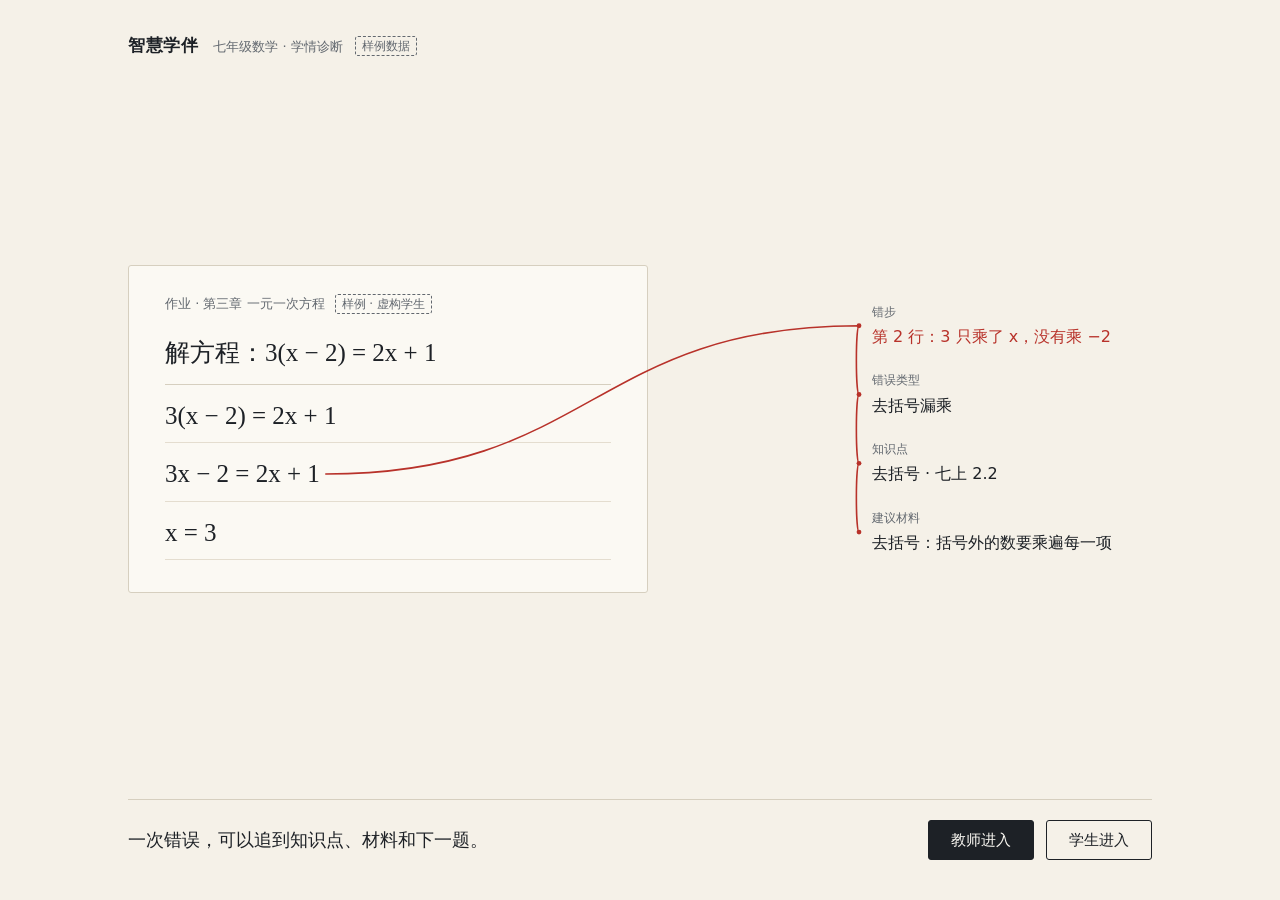
<file: demo/index.html>
<!doctype html>
<html lang="zh-CN">
<head>
  <meta charset="utf-8">
  <meta name="viewport" content="width=device-width, initial-scale=1">
  <title>智慧学伴 · 演示（样例数据）</title>
  <link rel="stylesheet" href="styles.css">
</head>
<body>
  <a class="skip" href="#main">跳到主要内容</a>

  <!-- 入口：一张作业、一道错例、一条批改痕迹 -->
  <section id="entry" class="entry" aria-labelledby="entry-title" hidden>
    <header class="entry-head">
      <p class="wordmark">智慧学伴 <span class="wordmark-sub">七年级数学 · 学情诊断</span></p>
      <span class="tag-sample">样例数据</span>
    </header>

    <div class="entry-body">
      <div class="sheet" id="sheet">
        <p class="sheet-meta">作业 · 第三章 一元一次方程 <span class="tag-sample">样例 · 虚构学生</span></p>
        <h1 id="entry-title" class="visually-hidden">一次错误，可以追到知识点、材料和下一题</h1>
        <p class="hand hand-stem">解方程：3(x − 2) = 2x + 1</p>
        <ol class="hand hand-steps">
          <li>3(x − 2) = 2x + 1</li>
          <li><span id="wrong-step">3x − 2 = 2x + 1</span></li>
          <li>x = 3</li>
        </ol>
      </div>

      <ol class="notes" aria-label="批改痕迹">
        <li class="note" data-n="1"><span class="note-k">错步</span><span class="note-v">第 2 行：3 只乘了 x，没有乘 −2</span></li>
        <li class="note" data-n="2"><span class="note-k">错误类型</span><span class="note-v">去括号漏乘</span></li>
        <li class="note" data-n="3"><span class="note-k">知识点</span><span class="note-v">去括号 · 七上 2.2</span></li>
        <li class="note" data-n="4"><span class="note-k">建议材料</span><span class="note-v">去括号：括号外的数要乘遍每一项</span></li>
      </ol>
      <svg class="trace" id="trace" aria-hidden="true"></svg>
    </div>

    <footer class="entry-foot">
      <p class="entry-claim">一次错误，可以追到知识点、材料和下一题。</p>
      <div class="entry-actions">
        <button class="btn btn-primary" data-enter="teacher">教师进入</button>
        <button class="btn" data-enter="student">学生进入</button>
      </div>
    </footer>
  </section>

  <!-- 工作台外壳：切换角色时不重载 -->
  <div id="shell" class="shell" hidden>
    <header class="topbar">
      <button class="wordmark wordmark-btn" data-go="entry" title="回到入口">智慧学伴 <span class="wordmark-sub">七年级数学</span></button>
      <span class="tag-sample">样例数据</span>
      <span class="top-role" id="top-role" aria-live="polite"></span>
      <div class="demo" role="group" aria-label="演示控件，不属于产品功能">
        <span class="demo-label">演示控件</span>
        <button class="btn btn-sm" id="demo-role"></button>
        <label class="demo-field">状态
          <select id="demo-state">
            <option value="normal">正常</option>
            <option value="loading">加载中</option>
            <option value="empty">空</option>
            <option value="error">失败</option>
          </select>
        </label>
        <label class="demo-field"><input type="checkbox" id="demo-reduce"> 减少动态</label>
      </div>
    </header>
    <nav class="sidenav" id="sidenav" aria-label="栏目"></nav>
    <main id="main" class="main" tabindex="-1"></main>
  </div>

  <div class="toast" id="toast" role="status" aria-live="polite"></div>

  <script src="data.js"></script>
  <script src="model.js"></script>
  <script src="app.js"></script>
</body>
</html>
</file>
<file: demo/styles.css>
/* 智慧学伴演示样式：纸色底、墨色字、细线。批改红只标错误、依据和诊断痕迹，主操作用墨色。 */
:root {
  --paper: #f5f1e8;
  --sheet: #fbf9f3;
  --side: #ece6d8;
  --hover: #efe9dc;
  --sel: #e7e0ce;
  --ink: #1d2126;
  --ink-2: #454b54;
  --ink-3: #62686f;
  --line: #d6cfbf;
  --line-2: #e4ddcf;
  --red: #b8322a;
  --green: #4b7056;
  --sans: "PingFang SC", "Microsoft YaHei", "Noto Sans SC", "Source Han Sans SC", system-ui, sans-serif;
  --kai: "KaiTi", "STKaiti", "Kaiti SC", "AR PL UKai CN", serif;
  --r: 3px;
  --ease-out: cubic-bezier(0.23, 1, 0.32, 1);
}

* { box-sizing: border-box; }
html, body { margin: 0; height: 100%; }
body {
  background: var(--paper);
  color: var(--ink);
  font: 14px/1.6 var(--sans);
  font-variant-numeric: tabular-nums;
  -webkit-font-smoothing: antialiased;
}
button, input, select { font: inherit; color: inherit; }
h1, h2, h3, p, ol, ul { margin: 0; font-size: inherit; font-weight: inherit; }
ol, ul { padding: 0; list-style: none; }
a { color: inherit; text-underline-offset: 3px; }
[hidden] { display: none !important; }
:focus-visible { outline: 2px solid var(--ink); outline-offset: 2px; }
.visually-hidden {
  position: absolute; width: 1px; height: 1px; overflow: hidden;
  clip-path: inset(50%); white-space: nowrap;
}
.skip {
  position: absolute; left: 8px; top: -48px; z-index: 20; padding: 6px 12px;
  color: var(--sheet); background: var(--ink); border-radius: var(--r);
}
.skip:focus { top: 8px; }

/* ---- 通用 */
.muted { color: var(--ink-3); }
.ref { margin-left: 6px; color: var(--ink-3); font-size: 12px; }
.k { font-size: 12px; color: var(--ink-3); }
.tag-sample {
  display: inline-block; padding: 0 6px; border: 1px dashed var(--ink-3); border-radius: var(--r);
  color: var(--ink-3); font-size: 12px; font-weight: 400; line-height: 18px; white-space: nowrap; vertical-align: 1px;
}
.btn {
  display: inline-flex; align-items: center; gap: 6px; height: 34px; padding: 0 16px;
  border: 1px solid var(--ink); border-radius: var(--r); background: transparent;
  cursor: pointer; white-space: nowrap; transition: background-color 150ms, color 150ms;
}
.btn:hover { background: var(--hover); }
.btn:active { background: var(--sel); }
.btn-primary { background: var(--ink); color: var(--sheet); }
.btn-primary:hover, .btn-primary:active { background: #353a41; }
.btn:disabled, .btn[aria-disabled="true"] { cursor: default; opacity: 0.45; }
.btn-primary:disabled, .btn-primary[aria-disabled="true"] { background: var(--ink); }
.btn-sm { height: 28px; padding: 0 10px; font-size: 13px; }
.link {
  padding: 0; border: 0; background: none; cursor: pointer; text-align: left;
  text-decoration: underline; text-decoration-color: var(--line); text-underline-offset: 3px;
}
.link:hover { text-decoration-color: currentColor; }

.st { display: inline-flex; align-items: center; gap: 6px; white-space: nowrap; }
.st::before { content: ""; flex: none; width: 8px; height: 8px; border-radius: 1px; }
.st-weak { color: var(--red); }
.st-weak::before { background: var(--red); }
.st-shaky::before { border: 1.5px solid var(--ink); }
.st-ok { color: var(--green); }
.st-ok::before { background: var(--green); }
.st-none { color: var(--ink-3); }
.st-none::before { border: 1.5px dashed var(--ink-3); }

/* ---- 入口：一张作业、一道错例、一条批改痕迹 */
.entry {
  display: grid; grid-template-rows: auto 1fr auto; gap: 40px;
  max-width: 1120px; min-height: 100vh; margin: 0 auto; padding: 32px 48px 40px;
}
.entry-head { display: flex; align-items: center; gap: 12px; }
.wordmark { font-size: 17px; font-weight: 600; letter-spacing: 0.04em; }
.wordmark-sub { margin-left: 8px; color: var(--ink-3); font-size: 13px; font-weight: 400; letter-spacing: 0; }
.entry-body {
  position: relative; display: grid; grid-template-columns: minmax(0, 520px) 300px;
  justify-content: space-between; align-items: center; gap: 120px;
}
.sheet {
  padding: 28px 36px 32px; background: var(--sheet); border: 1px solid var(--line); border-radius: var(--r);
}
.sheet-meta { display: flex; align-items: center; gap: 10px; margin-bottom: 20px; color: var(--ink-3); font-size: 13px; }
.hand { font-family: var(--kai); font-size: 25px; line-height: 1.5; }
.hand-stem { padding-bottom: 12px; border-bottom: 1px solid var(--line); }
.hand-steps li { padding: 12px 0 8px; border-bottom: 1px solid var(--line-2); }
#wrong-step { display: inline-block; }
.notes { display: grid; gap: 22px; }
.note { position: relative; display: grid; gap: 2px; padding-left: 20px; }
.note-k { color: var(--ink-3); font-size: 12px; }
.note-v { font-size: 16px; }
.note[data-n="1"] .note-v { color: var(--red); }
.trace { position: absolute; inset: 0; width: 100%; height: 100%; overflow: visible; pointer-events: none; }
.trace path { fill: none; stroke: var(--red); stroke-width: 1.6; stroke-linecap: round; stroke-linejoin: round; }
.trace circle { fill: var(--red); }
.entry-foot {
  display: flex; align-items: center; justify-content: space-between; gap: 24px;
  padding-top: 20px; border-top: 1px solid var(--line);
}
.entry-claim { font-size: 18px; }
.entry-actions { display: flex; gap: 12px; }
.entry-actions .btn { height: 40px; padding: 0 22px; font-size: 15px; }

@media (max-width: 900px) {
  .entry { padding: 24px; }
  .entry-body { grid-template-columns: 1fr; gap: 28px; }
  .trace { display: none; }
  .note { padding-left: 12px; border-left: 2px solid var(--red); }
  .entry-foot { flex-direction: column; align-items: flex-start; }
}

/* ---- 工作台外壳 */
.shell {
  display: grid; grid-template-columns: 188px minmax(0, 1fr); grid-template-rows: 52px minmax(0, 1fr);
  height: 100vh;
}
.topbar {
  grid-column: 1 / -1; display: flex; align-items: center; gap: 14px; padding: 0 20px;
  background: var(--sheet); border-bottom: 1px solid var(--line);
}
.wordmark-btn { padding: 0; border: 0; background: none; cursor: pointer; }
.top-role { padding-left: 14px; border-left: 1px solid var(--line); color: var(--ink-2); }
.demo {
  display: flex; align-items: center; gap: 12px; margin-left: auto; padding: 4px 10px;
  border: 1px dashed var(--ink-3); border-radius: var(--r); color: var(--ink-2); font-size: 13px;
}
.demo-label { color: var(--ink-3); font-size: 12px; }
.demo-field { display: inline-flex; align-items: center; gap: 6px; cursor: pointer; }
.demo select { height: 28px; padding: 0 4px; border: 1px solid var(--line); border-radius: var(--r); background: var(--sheet); }
.sidenav { padding: 16px 10px; background: var(--side); border-right: 1px solid var(--line); overflow-y: auto; }
.nav-group { margin: 0 8px 6px; color: var(--ink-3); font-size: 12px; }
.nav-item {
  display: block; width: 100%; margin-bottom: 2px; padding: 7px 10px; border: 0; border-radius: var(--r);
  background: none; text-align: left; cursor: pointer; transition: background-color 150ms;
}
.nav-item:hover { background: var(--hover); }
.nav-item[aria-current="page"] { background: var(--sheet); box-shadow: inset 2px 0 0 var(--ink); font-weight: 600; }
.nav-sub { display: block; color: var(--ink-3); font-size: 12px; font-weight: 400; }
.main { overflow-y: auto; padding: 24px 32px 48px; outline: none; }
.view { max-width: 1160px; margin: 0 auto; }

/* 视图标题与筛选 */
.view-head { display: flex; align-items: flex-end; justify-content: space-between; gap: 24px; margin-bottom: 16px; }
.view-title { font-size: 20px; font-weight: 600; }
.view-title .tag-sample { margin-left: 8px; }
.view-meta { margin-top: 2px; color: var(--ink-3); font-size: 13px; }
.bar {
  display: flex; flex-wrap: wrap; align-items: center; gap: 10px 16px; padding: 10px 0;
  border-top: 1px solid var(--line); border-bottom: 1px solid var(--line);
}
.bar label { display: inline-flex; align-items: center; gap: 6px; color: var(--ink-2); font-size: 13px; }
.bar select, .bar input[type="search"] {
  height: 30px; padding: 0 8px; border: 1px solid var(--line); border-radius: var(--r); background: var(--sheet);
}
.bar input[type="search"] { width: 180px; }
.bar-end { margin-left: auto; color: var(--ink-3); font-size: 13px; }
.chips { display: flex; flex-wrap: wrap; gap: 6px; padding: 10px 0 0; }
.chip {
  height: 26px; padding: 0 10px; border: 1px solid var(--line); border-radius: var(--r); background: transparent;
  color: var(--ink-2); font-size: 13px; cursor: pointer; transition: background-color 150ms, border-color 150ms;
}
.chip:hover { background: var(--hover); }
.chip[aria-pressed="true"] { border-color: var(--ink); background: var(--sheet); color: var(--ink); }
.chip b { margin-left: 4px; font-weight: 600; }
.rule { margin-top: 10px; color: var(--ink-3); font-size: 12px; }

/* ---- 表格 */
.table-wrap { margin-top: 12px; border: 1px solid var(--line); border-radius: var(--r); background: var(--sheet); }
table { width: 100%; border-collapse: collapse; }
th, td { padding: 8px 12px; border-bottom: 1px solid var(--line-2); text-align: left; vertical-align: top; }
tr:last-child td { border-bottom: 0; }
th {
  position: sticky; top: 0; z-index: 1; padding: 7px 12px; background: var(--side);
  color: var(--ink-2); font-size: 12px; font-weight: 600; white-space: nowrap;
}
tbody tr { transition: background-color 150ms; }
tbody tr.clickable { cursor: pointer; }
tbody tr.clickable:hover { background: var(--hover); }
tbody tr[aria-selected="true"] { background: var(--sel); }
td .sub { display: block; color: var(--ink-3); font-size: 12px; }
.num { text-align: right; font-variant-numeric: tabular-nums; white-space: nowrap; }
.nowrap { white-space: nowrap; }
.mark { color: var(--red); }
.evidence { background: var(--paper); }
.evidence > td { padding: 0; }
.evidence-body { padding: 12px 16px 16px 44px; border-top: 1px solid var(--line); }
.evidence h3 { margin-bottom: 6px; font-weight: 600; }
.evidence-list { display: grid; gap: 4px; margin: 8px 0 12px; }
.evidence-list li { display: flex; gap: 10px; font-size: 13px; }
.evidence-list .d { flex: none; width: 92px; color: var(--ink-3); }
.evidence-list .wrong { color: var(--red); }
.evidence-actions { display: flex; gap: 16px; }

/* ---- 材料 */
.mat-layout { display: grid; grid-template-columns: minmax(0, 1fr) 340px; gap: 24px; align-items: start; }
.preview { position: sticky; top: 0; padding: 16px 18px 20px; border: 1px solid var(--line); border-radius: var(--r); background: var(--sheet); }
.preview-type { color: var(--red); font-size: 12px; }
.preview h2 { margin: 4px 0 2px; font-size: 17px; font-weight: 600; }
.preview p { margin-top: 10px; }
.preview .btn { margin-top: 14px; }
.pager { display: flex; align-items: center; justify-content: flex-end; gap: 12px; margin-top: 10px; color: var(--ink-3); font-size: 13px; }

/* ---- 学生个人诊断：左题右迹 */
.diag { display: grid; grid-template-columns: minmax(0, 1fr) 300px; gap: 28px; align-items: start; }
.work { padding: 20px 24px 24px; border: 1px solid var(--line); border-radius: var(--r); background: var(--sheet); }
.work-meta { display: flex; align-items: center; gap: 10px; margin-bottom: 12px; color: var(--ink-3); font-size: 13px; }
.work .hand { font-size: 22px; }
.work .hand-steps .step-text { position: relative; display: inline-block; }
.work .hand-steps .fix { color: var(--ink-2); font-size: 18px; }
.strike {
  position: absolute; left: -4px; top: 0.62em; height: 2px; background: var(--red);
  transform: rotate(-2.4deg); transform-origin: left center;
}
.why { margin-top: 14px; padding-top: 12px; border-top: 1px solid var(--line); }
.why .mark { font-weight: 600; }
.trail { display: grid; gap: 14px; padding-top: 4px; }
.trail li { position: relative; padding-left: 16px; }
.trail li::before { content: ""; position: absolute; left: 0; top: 7px; width: 7px; height: 7px; border-radius: 1px; background: var(--red); }
.trail li::after { content: ""; position: absolute; left: 3px; top: 16px; bottom: -12px; width: 1px; background: var(--line); }
.trail li:last-child::after { display: none; }
.trail .k, .trail .sub { display: block; }
.next { margin-top: 20px; padding-top: 16px; border-top: 1px solid var(--line); }
.next h3 { margin-bottom: 8px; font-weight: 600; }
.options { display: grid; gap: 6px; margin: 10px 0 12px; }
.option {
  display: flex; align-items: center; gap: 10px; width: 100%; padding: 7px 12px; border: 1px solid var(--line);
  border-radius: var(--r); background: var(--sheet); text-align: left; cursor: pointer; transition: background-color 150ms, border-color 150ms;
}
.option:hover { background: var(--hover); }
.option .key { flex: none; width: 18px; color: var(--ink-3); }
.option[aria-checked="true"] { border-color: var(--ink); background: var(--sel); }
.option.is-right { border-color: var(--green); }
.option.is-wrong { border-color: var(--red); }
.option.is-right .key, .option.is-wrong .key { color: inherit; }
.option.is-right { color: var(--green); }
.option.is-wrong { color: var(--red); }
.answer-note { margin-top: 8px; font-size: 13px; }
.kp-strip { display: flex; flex-wrap: wrap; gap: 6px; margin-top: 14px; }
.kp-pill {
  padding: 3px 8px; border: 1px solid var(--line); border-radius: var(--r); background: transparent;
  font-size: 12px; cursor: pointer; transition: background-color 150ms;
}
.kp-pill:hover { background: var(--hover); }
.kp-pill[aria-pressed="true"] { border-color: var(--ink); background: var(--sheet); }
.kp-pill .st { gap: 4px; }

/* ---- 个人报告 */
.report { max-width: 680px; }
.report-head { display: flex; align-items: baseline; justify-content: space-between; gap: 16px; margin-bottom: 8px; }
.report h2 { margin: 18px 0 6px; font-size: 15px; font-weight: 600; }
.report .conclusion { font-size: 18px; line-height: 1.7; }
.report .conclusion .mark { font-weight: 600; }
.basis { display: grid; gap: 10px; }
.basis li { padding-left: 14px; border-left: 2px solid var(--red); }
.basis .b-k { display: block; color: var(--ink-3); font-size: 12px; }
.report .action { margin-top: 22px; }
.report-foot { display: flex; align-items: baseline; justify-content: space-between; gap: 24px; margin-top: 24px; padding-top: 16px; border-top: 1px solid var(--line); color: var(--ink-3); font-size: 13px; }
.report-foot .link { flex: none; }

/* ---- 空、加载、失败 */
.state { padding: 40px 0; }
.state p { margin-top: 4px; }
.state .btn { margin-top: 14px; }
.skeleton { display: grid; gap: 8px; margin-top: 16px; }
.skeleton i {
  display: block; height: 34px; border-radius: var(--r);
  background: var(--side); animation: pulse 1.1s ease-in-out infinite;
}
@keyframes pulse { 50% { opacity: 0.45; } }
.progress { display: flex; align-items: center; gap: 10px; margin-top: 12px; color: var(--ink-2); font-size: 13px; }
.progress-track { flex: 1; max-width: 260px; height: 4px; background: var(--line); border-radius: 2px; overflow: hidden; }
.progress-bar { height: 100%; width: 0; background: var(--ink); transition: width 200ms var(--ease-out); }

/* ---- 提示 */
.toast {
  position: fixed; left: 50%; bottom: 24px; z-index: 30; max-width: 480px; padding: 8px 16px;
  color: var(--sheet); background: var(--ink); border-radius: var(--r);
  transform: translate(-50%, 12px); opacity: 0; pointer-events: none; transition: opacity 180ms, transform 180ms;
}
.toast.show { transform: translate(-50%, 0); opacity: 1; }

/* ---- 动效 */
@media (prefers-reduced-motion: no-preference) {
  .entry.is-playing .note, .entry.is-playing #wrong-step { opacity: 0; }
  .entry.is-playing .note.on, .entry.is-playing #wrong-step.on { animation: note-in 260ms var(--ease-out) both; }
  .handoff .main { animation: handoff 180ms var(--ease-out); }
  .report.is-fresh .basis li { animation: basis-in 200ms var(--ease-out) both; }
  .report.is-fresh .basis li:nth-child(2) { animation-delay: 40ms; }
  .report.is-fresh .basis li:nth-child(3) { animation-delay: 80ms; }
  .report.is-fresh .basis li:nth-child(4) { animation-delay: 120ms; }
  .report.is-fresh .basis li:nth-child(5) { animation-delay: 160ms; }
  .report.is-fresh .basis li:nth-child(6) { animation-delay: 200ms; }
}
@keyframes note-in { from { opacity: 0; transform: translateY(4px); } to { opacity: 1; transform: none; } }
@keyframes handoff { from { opacity: 0.4; } to { opacity: 1; } }
@keyframes basis-in { from { opacity: 0; transform: translateY(3px); } to { opacity: 1; transform: none; } }
.strike { width: 0; transition: width 320ms var(--ease-out); }
.strike.drawn { width: calc(100% + 8px); }
body.reduce-motion .strike { transition: none; width: calc(100% + 8px); }
body.reduce-motion .skeleton i { animation: none; background: var(--side); }

/* ---- 窄屏 */
@media (max-width: 1100px) {
  .shell { grid-template-columns: 156px minmax(0, 1fr); }
  .main { padding: 20px 20px 40px; }
  .mat-layout, .diag { grid-template-columns: minmax(0, 1fr) 260px; gap: 16px; }
}
@media (max-width: 860px) {
  .shell { grid-template-columns: 1fr; grid-template-rows: auto auto minmax(0, 1fr); height: auto; min-height: 100vh; }
  .topbar { flex-wrap: wrap; height: auto; padding: 10px 16px; }
  .demo { margin-left: 0; }
  .sidenav { display: flex; gap: 4px; padding: 8px; overflow-x: auto; border-right: 0; border-bottom: 1px solid var(--line); }
  .nav-group { display: none; }
  .nav-item { width: auto; white-space: nowrap; }
  .nav-sub { display: none; }
  .mat-layout, .diag { grid-template-columns: 1fr; }
  .preview { position: static; }
  .main { overflow: visible; }
}
</file>
